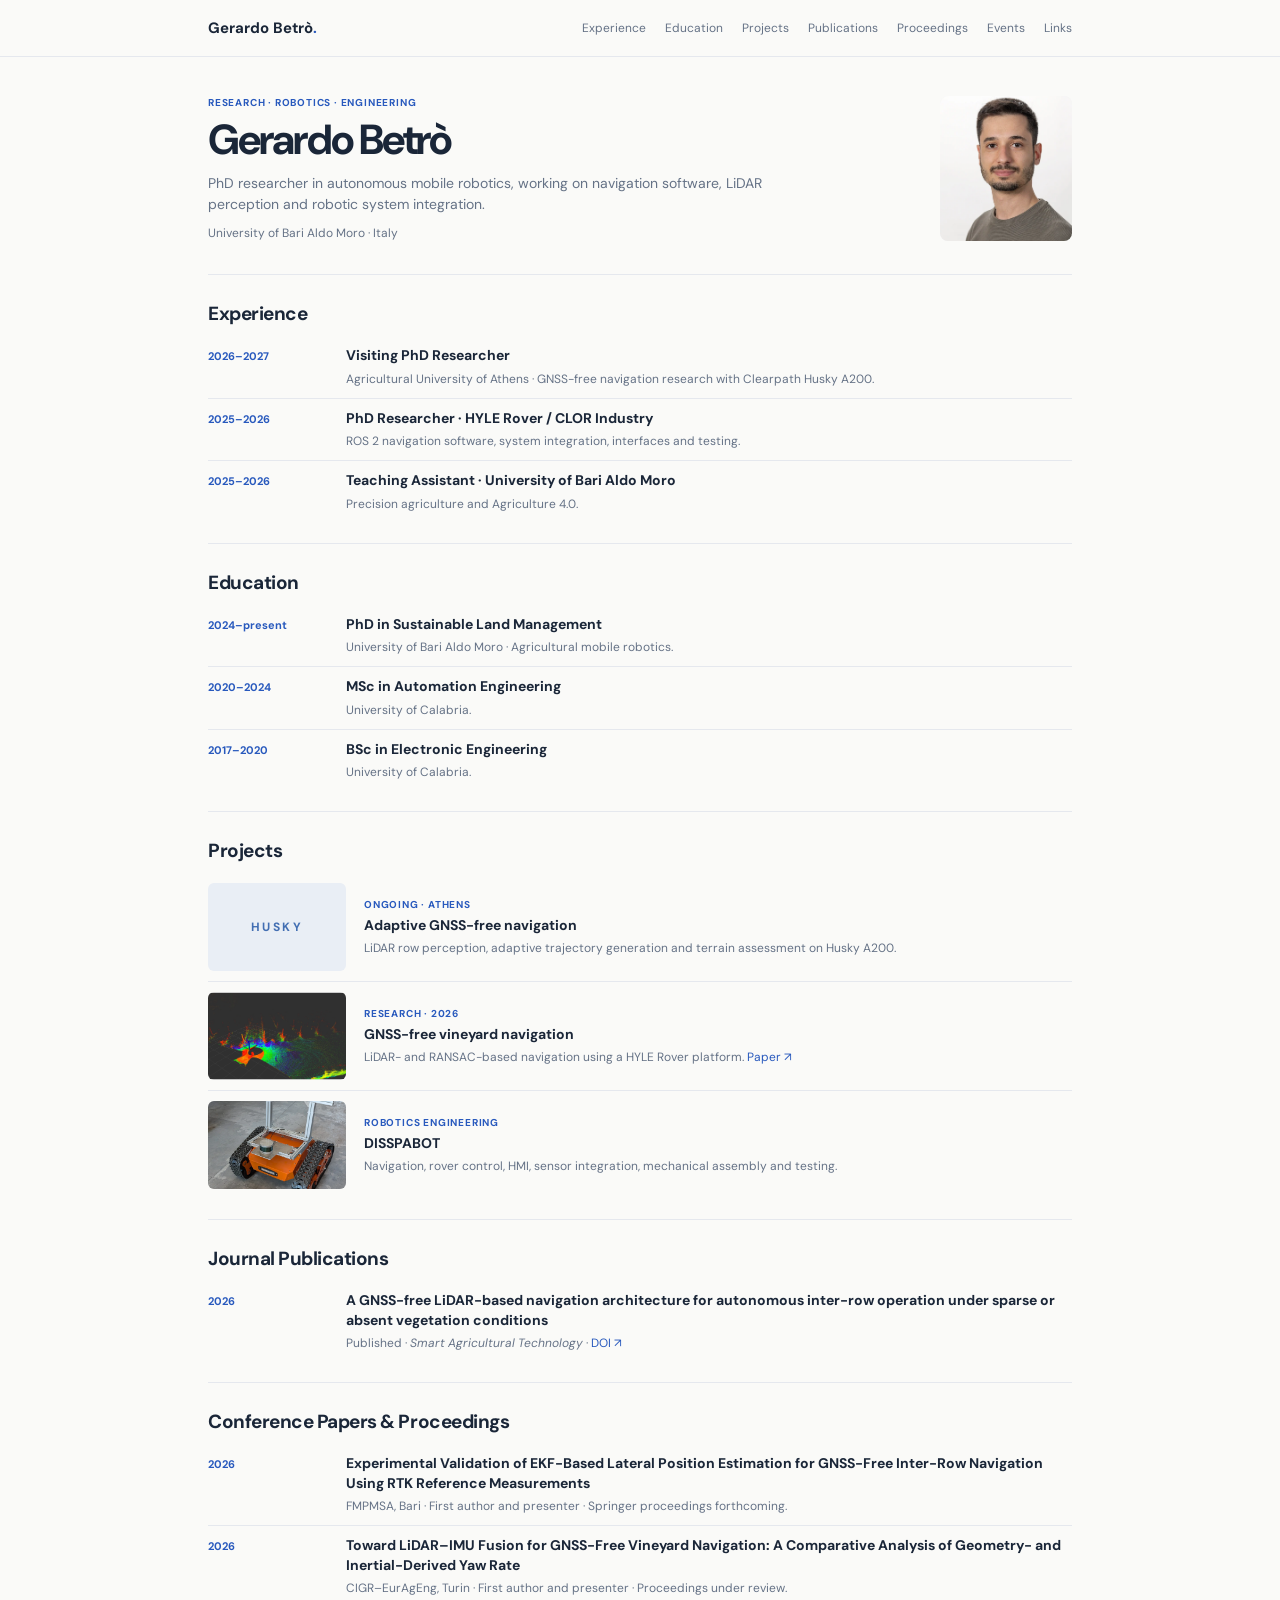
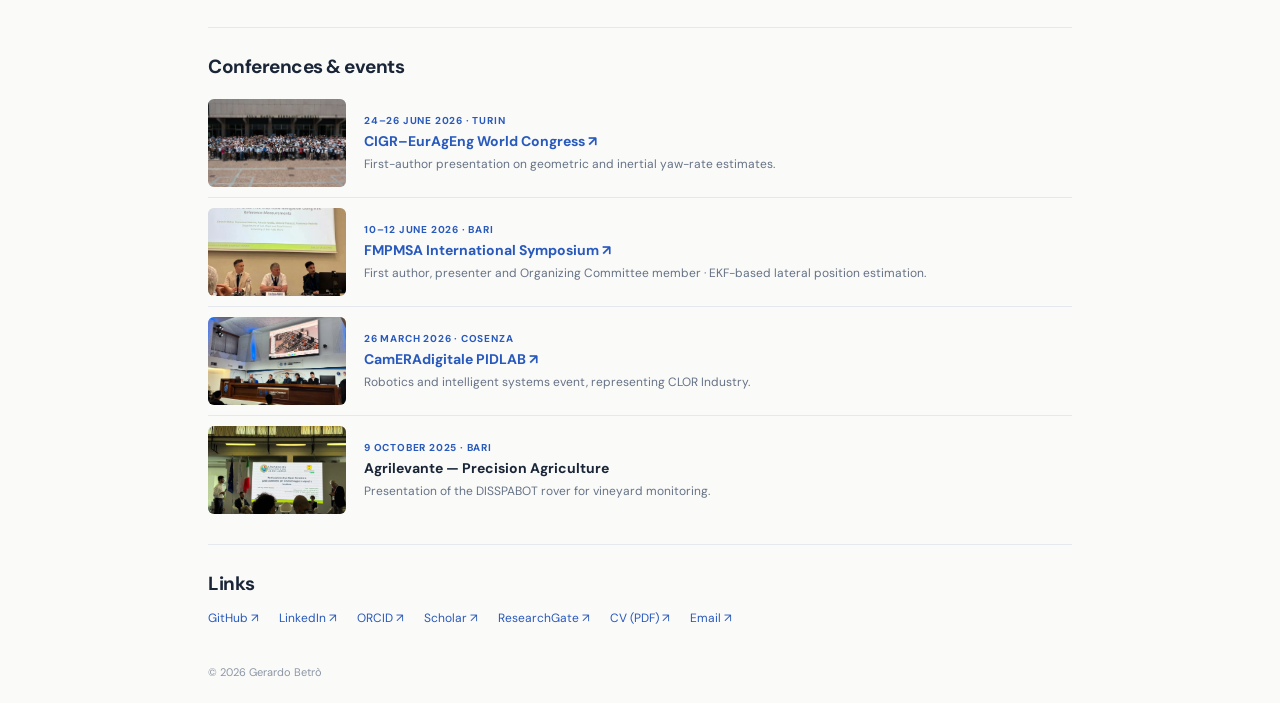
<file: index.html>
<!DOCTYPE html>

<html lang="en"><head><meta charset="utf-8"/><meta content="width=device-width,initial-scale=1" name="viewport"/>
<title>Gerardo Betrò — Research &amp; Robotics</title>
<meta content="Gerardo Betrò — research, projects, publications and experiences in autonomous mobile robotics." name="description"/><meta content="#fafaf8" name="theme-color"/>
<link href="https://gebtr.github.io/" rel="canonical"/><meta content="Gerardo Betrò — Research &amp; Robotics" property="og:title"/><meta content="profile" property="og:type"/><meta content="https://gebtr.github.io/assets/portrait.webp" property="og:image"/>
<link rel="icon" type="image/png" href="assets/favicon.png"/><link href="assets/style.css" rel="stylesheet"/>
<script type="application/ld+json">{"@context":"https://schema.org","@type":"Person","name":"Gerardo Betrò","jobTitle":"PhD Researcher in Autonomous Mobile Robotics","url":"https://gebtr.github.io/","affiliation":{"@type":"CollegeOrUniversity","name":"University of Bari Aldo Moro"},"sameAs":["https://github.com/gebtr","https://www.linkedin.com/in/gerardo-betro","https://orcid.org/0009-0001-1170-7875","https://scholar.google.com/citations?user=sTlbHD4AAAAJ","https://www.researchgate.net/profile/Gerardo-Betro"]}</script>
</head><body><header class="topbar"><div class="wrap nav"><a class="name" href="#top">Gerardo Betrò<span>.</span></a><nav aria-label="Page sections"><a href="#experience">Experience</a><a href="#education">Education</a><a href="#projects">Projects</a><a href="#publications">Publications</a><a href="#proceedings">Proceedings</a><a href="#events">Events</a><a href="#links">Links</a></nav></div></header>
<main class="wrap" id="top">
<section aria-label="Introduction" class="intro"><div class="intro-text"><div class="eyebrow">Research · Robotics · Engineering</div><h1>Gerardo Betrò</h1><p>PhD researcher in autonomous mobile robotics, working on navigation software, LiDAR perception and robotic system integration.</p><p class="muted">University of Bari Aldo Moro · Italy</p></div><img alt="Portrait of Gerardo Betrò" class="portrait" fetchpriority="high" height="145" src="assets/portrait.webp" width="132"/></section>
<section id="experience"><div class="section-title"><h2>Experience</h2></div><div class="entries">
<div class="entry"><time>2026–2027</time><div><h3>Visiting PhD Researcher</h3><p>Agricultural University of Athens · GNSS-free navigation research with Clearpath Husky A200.</p></div></div>
<div class="entry"><time>2025–2026</time><div><h3>PhD Researcher · HYLE Rover / CLOR Industry</h3><p>ROS 2 navigation software, system integration, interfaces and testing.</p></div></div>
<div class="entry"><time>2025–2026</time><div><h3>Teaching Assistant · University of Bari Aldo Moro</h3><p>Precision agriculture and Agriculture 4.0.</p></div></div>



</div></section><section id="education"><div class="section-title"><h2>Education</h2></div><div class="entries"><div class="entry"><time>2024–present</time><div><h3>PhD in Sustainable Land Management</h3><p>University of Bari Aldo Moro · Agricultural mobile robotics.</p></div></div><div class="entry"><time>2020–2024</time><div><h3>MSc in Automation Engineering</h3><p>University of Calabria.</p></div></div><div class="entry"><time>2017–2020</time><div><h3>BSc in Electronic Engineering</h3><p>University of Calabria.</p></div></div></div></section>
<section id="projects"><div class="section-title"><h2>Projects</h2></div><div class="entries visual">
<article class="item"><div aria-hidden="true" class="image-placeholder">HUSKY</div><div><div class="eyebrow">Ongoing · Athens</div><h3>Adaptive GNSS-free navigation</h3><p>LiDAR row perception, adaptive trajectory generation and terrain assessment on Husky A200.</p></div></article><article class="item"><img alt="LiDAR point cloud visualization from vineyard navigation research" loading="lazy" src="assets/lidar-vineyard.webp"/><div><div class="eyebrow">Research · 2026</div><h3>GNSS-free vineyard navigation</h3><p>LiDAR- and RANSAC-based navigation using a HYLE Rover platform. <a href="https://doi.org/10.1016/j.atech.2026.102106" rel="noopener noreferrer" target="_blank">Paper ↗</a></p></div></article><article class="item"><img alt="DISSPABOT tracked agricultural rover" loading="lazy" src="assets/disspabot.webp"/><div><div class="eyebrow">Robotics engineering</div><h3>DISSPABOT</h3><p>Navigation, rover control, HMI, sensor integration, mechanical assembly and testing.</p></div></article></div></section>
<section id="publications"><div class="section-title"><h2>Journal Publications</h2></div><div class="entries">
<div class="entry"><time>2026</time><div><h3>A GNSS-free LiDAR-based navigation architecture for autonomous inter-row operation under sparse or absent vegetation conditions</h3><p>Published · <em>Smart Agricultural Technology</em> · <a href="https://doi.org/10.1016/j.atech.2026.102106" rel="noopener noreferrer" target="_blank">DOI ↗</a></p></div></div>
</div></section><section id="proceedings"><div class="section-title"><h2>Conference Papers &amp; Proceedings</h2></div><div class="entries"><div class="entry"><time>2026</time><div><h3>Experimental Validation of EKF-Based Lateral Position Estimation for GNSS-Free Inter-Row Navigation Using RTK Reference Measurements</h3><p>FMPMSA, Bari · First author and presenter · Springer proceedings forthcoming.</p></div></div><div class="entry"><time>2026</time><div><h3>Toward LiDAR–IMU Fusion for GNSS-Free Vineyard Navigation: A Comparative Analysis of Geometry- and Inertial-Derived Yaw Rate</h3><p>CIGR–EurAgEng, Turin · First author and presenter · Proceedings under review.</p></div></div></div></section>
<section id="events"><div class="section-title"><h2>Conferences &amp; events</h2></div><div class="entries visual">
<article class="item"><img alt="Group photo at the CIGR–EurAgEng World Congress in Turin" class="turin" loading="lazy" src="assets/cigr-torino-2026.webp"/><div><div class="eyebrow">24–26 June 2026 · Turin</div><h3><a href="https://www.cigr-eurageng-2026.org/" rel="noopener noreferrer" target="_blank">CIGR–EurAgEng World Congress ↗</a></h3><p>First-author presentation on geometric and inertial yaw-rate estimates.</p></div></article>
<article class="item"><img alt="Scientific presentation at the Bari symposium" class="bari" loading="lazy" src="assets/bari-talk.webp"/><div><div class="eyebrow">10–12 June 2026 · Bari</div><h3><a href="https://up.lublin.pl/en/fmpmsa/" rel="noopener noreferrer" target="_blank">FMPMSA International Symposium ↗</a></h3><p>First author, presenter and Organizing Committee member · EKF-based lateral position estimation.</p></div></article>
<article class="item"><img alt="Panel at the Camera di Commercio of Cosenza" class="cosenza" loading="lazy" src="assets/cosenza-chamber-2026.webp"/><div><div class="eyebrow">26 March 2026 · Cosenza</div><h3><a href="https://www.cs.camcom.it/it/content/service/evento-cameradigitale-pidlab-automazione-robotica-e-sistemi-intelligenti-imprese-e" rel="noopener noreferrer" target="_blank">CamERAdigitale PIDLAB ↗</a></h3><p>Robotics and intelligent systems event, representing CLOR Industry.</p></div></article>
<article class="item"><img alt="DISSPABOT presentation at Agrilevante" class="agrilevante" loading="lazy" src="assets/agrilevante-talk.webp"/><div><div class="eyebrow">9 October 2025 · Bari</div><h3>Agrilevante — Precision Agriculture</h3><p>Presentation of the DISSPABOT rover for vineyard monitoring.</p></div></article>
</div></section>
<section class="bottom" id="links"><h2>Links</h2><div class="link-row"><a href="https://github.com/gebtr" rel="noopener noreferrer" target="_blank">GitHub ↗</a><a href="https://www.linkedin.com/in/gerardo-betro" rel="noopener noreferrer" target="_blank">LinkedIn ↗</a><a href="https://orcid.org/0009-0001-1170-7875" rel="noopener noreferrer" target="_blank">ORCID ↗</a><a href="https://scholar.google.com/citations?user=sTlbHD4AAAAJ" rel="noopener noreferrer" target="_blank">Scholar ↗</a><a href="https://www.researchgate.net/profile/Gerardo-Betro" rel="noopener noreferrer" target="_blank">ResearchGate ↗</a><a href="assets/Gerardo_Betro_CV.pdf" rel="noopener noreferrer" target="_blank">CV (PDF) ↗</a><a href="mailto:g.betro@phd.uniba.it">Email ↗</a></div></section>
</main><footer class="wrap footer">© 2026 Gerardo Betrò</footer></body></html>
</file>
<file: assets/style.css>
@import url('https://fonts.googleapis.com/css2?family=DM+Sans:wght@400;500;600;700&display=swap');
:root{--bg:#fafaf8;--text:#1a2638;--sub:#657286;--blue:#2859bd;--border:#e5e8ee}
*{box-sizing:border-box}html{scroll-behavior:smooth;scroll-padding-top:72px}body{margin:0;background:var(--bg);font:14px/1.5 'DM Sans',system-ui,sans-serif;color:var(--text)}a{color:var(--blue);text-decoration:none}a:hover{text-decoration:underline}.wrap{max-width:920px;margin:auto;padding:0 28px}.topbar{background:rgba(250,250,248,.96);border-bottom:1px solid var(--border);position:sticky;top:0;z-index:10;backdrop-filter:blur(10px)}.nav{min-height:56px;display:flex;align-items:center;justify-content:space-between;gap:16px}.name{font-size:15px;font-weight:700;white-space:nowrap;color:var(--text)}.name span{color:var(--blue)}nav{display:flex;gap:19px;flex-wrap:wrap}nav a{font-size:12px;color:var(--sub)}h1,h2,h3,p{margin:0}h1{font-size:clamp(30px,4vw,42px);line-height:1.1;letter-spacing:-.045em;margin:7px 0 10px}h2{font-size:19px;line-height:1.2;letter-spacing:-.025em}h3{font-size:14px;font-weight:700;line-height:1.4;margin-bottom:4px}p{color:var(--sub)}.muted{font-size:12px;margin-top:9px}.eyebrow{font-size:10px;letter-spacing:.08em;text-transform:uppercase;color:var(--blue);font-weight:700}.intro{display:flex;align-items:center;justify-content:space-between;gap:28px;padding:38px 0 32px}.intro-text{max-width:620px}.intro-text>p:not(.muted){font-size:14px;max-width:560px}.portrait{width:132px;height:145px;flex:none;object-fit:cover;object-position:50% 18%;border-radius:8px;background:#f4f5f6}section:not(.intro){padding:28px 0 20px;border-top:1px solid var(--border)}.section-title{margin-bottom:10px}.entries{display:grid}.entry{display:grid;grid-template-columns:120px 1fr;column-gap:18px;padding:10px 0;border-bottom:1px solid var(--border)}.entry:last-child,.item:last-child{border-bottom:0}.entry time{font-size:11px;font-weight:700;color:var(--blue);padding-top:2px}.entry p,.item p{font-size:12px;line-height:1.5}.item{display:grid;grid-template-columns:138px 1fr;align-items:center;gap:18px;padding:10px 0;border-bottom:1px solid var(--border);min-height:100px}.item img,.image-placeholder{width:138px;height:88px;object-fit:cover;border-radius:6px;display:block;background:#e9eef5}.item img.bari{object-position:50% 49%}.item img.turin{object-position:50% 60%}.item img.cosenza{object-position:50% 73%}.item img.agrilevante{object-position:50% 57%}.item .eyebrow{margin-bottom:4px}.image-placeholder{display:flex;align-items:center;justify-content:center;font-size:12px;letter-spacing:.2em;color:#426eb2;font-weight:700}.bottom h2{margin-bottom:13px}.link-row{display:flex;flex-wrap:wrap;gap:10px 20px}.link-row a{font-size:12px}.footer{font-size:11px;color:#8b96a5;padding-top:17px;padding-bottom:23px}section{scroll-margin-top:66px}
@media(max-width:650px){.wrap{padding:0 18px}.nav{align-items:flex-start;padding-top:11px;padding-bottom:10px;min-height:unset;flex-wrap:wrap;gap:6px}nav{gap:8px 14px}nav a{font-size:11px}.intro{padding:26px 0 24px;gap:13px}.portrait{width:95px;height:105px}.intro-text>p:not(.muted){font-size:12px}h1{font-size:clamp(25px,7vw,34px)}h2{font-size:17px}section:not(.intro){padding:23px 0 16px}.entry{grid-template-columns:86px 1fr;gap:12px}.item{grid-template-columns:106px 1fr;gap:12px;min-height:78px}.item img,.image-placeholder{width:106px;height:73px}.item p,.entry p{font-size:11px}h3{font-size:12px}.eyebrow{font-size:9px}}
@media(max-width:380px){.portrait{width:78px;height:92px}.item{grid-template-columns:90px 1fr}.item img,.image-placeholder{width:90px;height:68px}.entry{grid-template-columns:74px 1fr}.entry time{font-size:10px}}
@media(prefers-reduced-motion:reduce){html{scroll-behavior:auto}}
</file>
